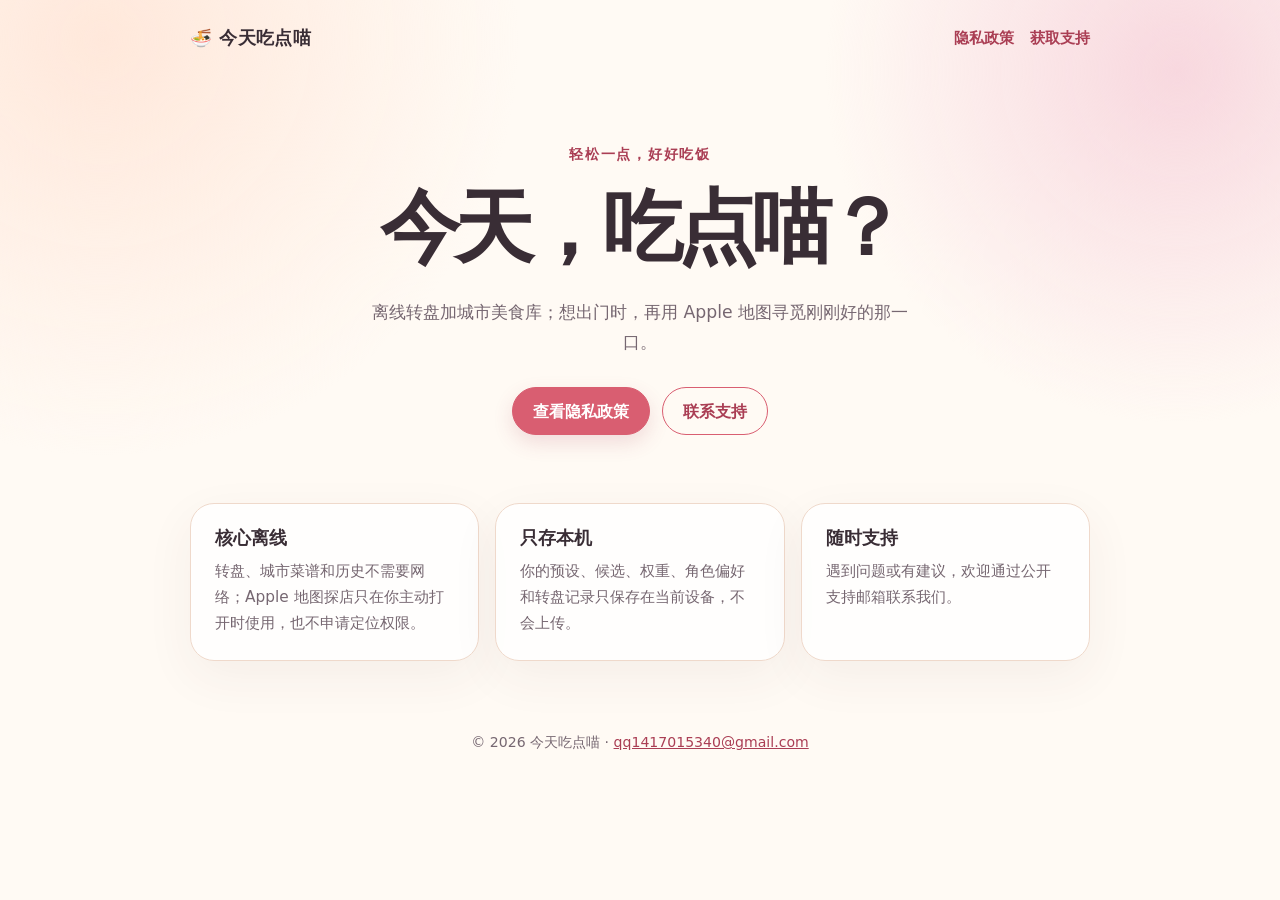
<file: index.html>
<!doctype html>
<html lang="zh-Hans">
  <head>
    <meta charset="utf-8">
    <meta name="viewport" content="width=device-width, initial-scale=1">
    <meta name="description" content="今天吃点喵的隐私政策与支持页面。">
    <title>今天吃点喵</title>
    <link rel="stylesheet" href="style.css">
  </head>
  <body>
    <header class="site-header">
      <a class="brand" href="./"><span class="brand-mark">🍜</span>今天吃点喵</a>
      <nav class="nav" aria-label="站点导航">
        <a href="privacy/">隐私政策</a>
        <a href="support/">获取支持</a>
      </nav>
    </header>
    <main class="content">
      <section class="hero">
        <p class="eyebrow">轻松一点，好好吃饭</p>
        <h1>今天，吃点喵？</h1>
        <p class="hero-copy">离线转盘加城市美食库；想出门时，再用 Apple 地图寻觅刚刚好的那一口。</p>
        <div class="actions">
          <a class="button" href="privacy/">查看隐私政策</a>
          <a class="button secondary" href="support/">联系支持</a>
        </div>
      </section>
      <section class="grid" aria-label="应用承诺">
        <article class="card">
          <h2>核心离线</h2>
          <p>转盘、城市菜谱和历史不需要网络；Apple 地图探店只在你主动打开时使用，也不申请定位权限。</p>
        </article>
        <article class="card">
          <h2>只存本机</h2>
          <p>你的预设、候选、权重、角色偏好和转盘记录只保存在当前设备，不会上传。</p>
        </article>
        <article class="card">
          <h2>随时支持</h2>
          <p>遇到问题或有建议，欢迎通过公开支持邮箱联系我们。</p>
        </article>
      </section>
    </main>
    <footer class="site-footer">© 2026 今天吃点喵 · <a href="mailto:qq1417015340@gmail.com">qq1417015340@gmail.com</a></footer>
  </body>
</html>
</file>
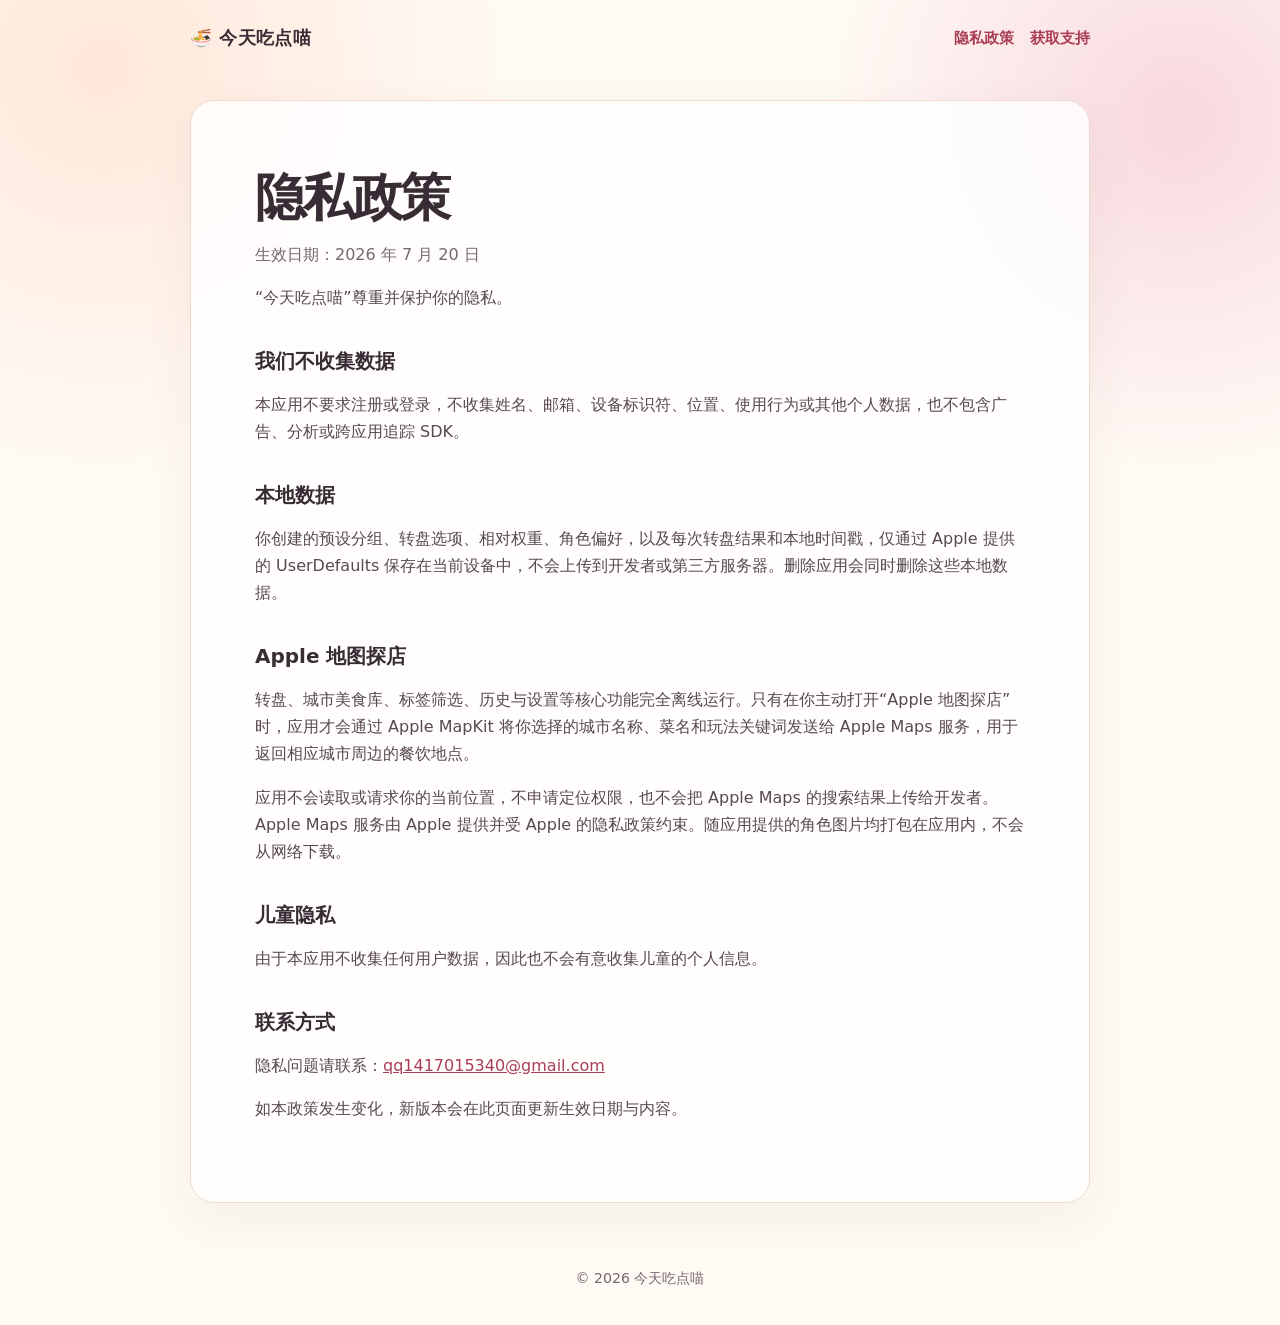
<file: privacy/index.html>
<!doctype html>
<html lang="zh-Hans">
  <head>
    <meta charset="utf-8">
    <meta name="viewport" content="width=device-width, initial-scale=1">
    <meta name="description" content="今天吃点喵隐私政策。">
    <title>隐私政策 · 今天吃点喵</title>
    <link rel="stylesheet" href="../style.css">
  </head>
  <body>
    <header class="site-header">
      <a class="brand" href="../"><span class="brand-mark">🍜</span>今天吃点喵</a>
      <nav class="nav" aria-label="站点导航">
        <a href="./" aria-current="page">隐私政策</a>
        <a href="../support/">获取支持</a>
      </nav>
    </header>
    <main class="content">
      <article class="document">
        <h1>隐私政策</h1>
        <p class="effective">生效日期：2026 年 7 月 20 日</p>
        <p>“今天吃点喵”尊重并保护你的隐私。</p>
        <h2>我们不收集数据</h2>
        <p>本应用不要求注册或登录，不收集姓名、邮箱、设备标识符、位置、使用行为或其他个人数据，也不包含广告、分析或跨应用追踪 SDK。</p>
        <h2>本地数据</h2>
        <p>你创建的预设分组、转盘选项、相对权重、角色偏好，以及每次转盘结果和本地时间戳，仅通过 Apple 提供的 UserDefaults 保存在当前设备中，不会上传到开发者或第三方服务器。删除应用会同时删除这些本地数据。</p>
        <h2>Apple 地图探店</h2>
        <p>转盘、城市美食库、标签筛选、历史与设置等核心功能完全离线运行。只有在你主动打开“Apple 地图探店”时，应用才会通过 Apple MapKit 将你选择的城市名称、菜名和玩法关键词发送给 Apple Maps 服务，用于返回相应城市周边的餐饮地点。</p>
        <p>应用不会读取或请求你的当前位置，不申请定位权限，也不会把 Apple Maps 的搜索结果上传给开发者。Apple Maps 服务由 Apple 提供并受 Apple 的隐私政策约束。随应用提供的角色图片均打包在应用内，不会从网络下载。</p>
        <h2>儿童隐私</h2>
        <p>由于本应用不收集任何用户数据，因此也不会有意收集儿童的个人信息。</p>
        <h2>联系方式</h2>
        <p>隐私问题请联系：<a href="mailto:qq1417015340@gmail.com">qq1417015340@gmail.com</a></p>
        <p>如本政策发生变化，新版本会在此页面更新生效日期与内容。</p>
      </article>
    </main>
    <footer class="site-footer">© 2026 今天吃点喵</footer>
  </body>
</html>
</file>
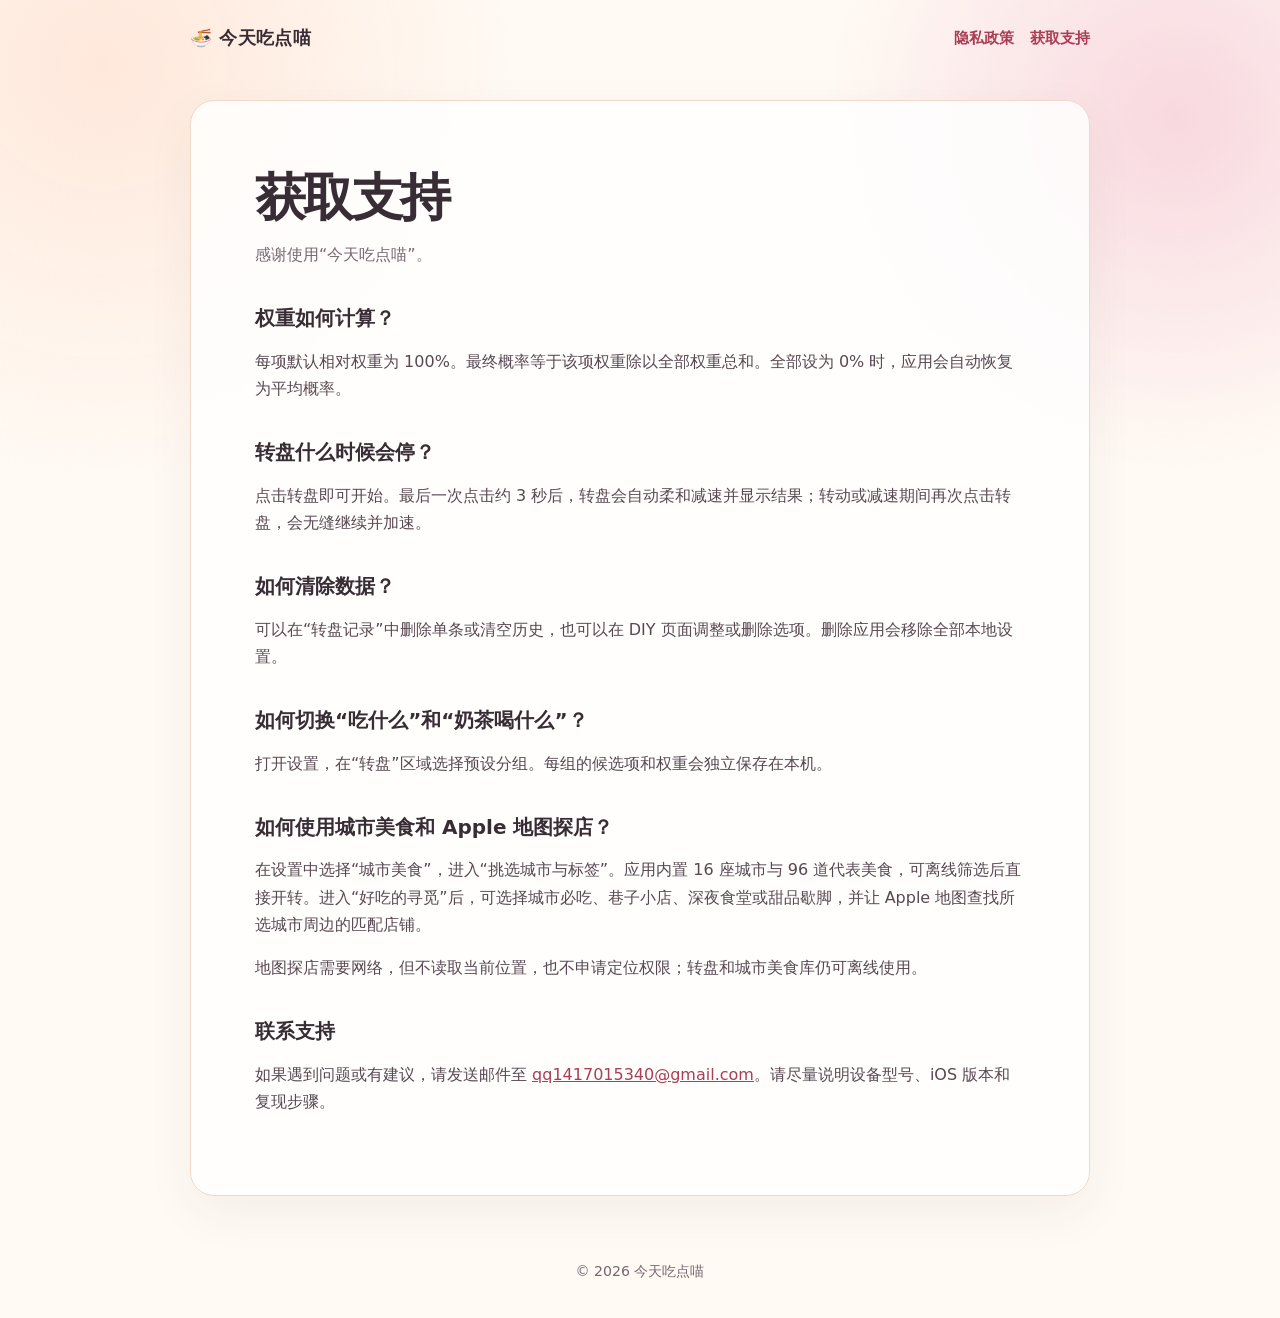
<file: support/index.html>
<!doctype html>
<html lang="zh-Hans">
  <head>
    <meta charset="utf-8">
    <meta name="viewport" content="width=device-width, initial-scale=1">
    <meta name="description" content="今天吃点喵支持页面。">
    <title>获取支持 · 今天吃点喵</title>
    <link rel="stylesheet" href="../style.css">
  </head>
  <body>
    <header class="site-header">
      <a class="brand" href="../"><span class="brand-mark">🍜</span>今天吃点喵</a>
      <nav class="nav" aria-label="站点导航">
        <a href="../privacy/">隐私政策</a>
        <a href="./" aria-current="page">获取支持</a>
      </nav>
    </header>
    <main class="content">
      <article class="document">
        <h1>获取支持</h1>
        <p class="effective">感谢使用“今天吃点喵”。</p>
        <h2>权重如何计算？</h2>
        <p>每项默认相对权重为 100%。最终概率等于该项权重除以全部权重总和。全部设为 0% 时，应用会自动恢复为平均概率。</p>
        <h2>转盘什么时候会停？</h2>
        <p>点击转盘即可开始。最后一次点击约 3 秒后，转盘会自动柔和减速并显示结果；转动或减速期间再次点击转盘，会无缝继续并加速。</p>
        <h2>如何清除数据？</h2>
        <p>可以在“转盘记录”中删除单条或清空历史，也可以在 DIY 页面调整或删除选项。删除应用会移除全部本地设置。</p>
        <h2>如何切换“吃什么”和“奶茶喝什么”？</h2>
        <p>打开设置，在“转盘”区域选择预设分组。每组的候选项和权重会独立保存在本机。</p>
        <h2>如何使用城市美食和 Apple 地图探店？</h2>
        <p>在设置中选择“城市美食”，进入“挑选城市与标签”。应用内置 16 座城市与 96 道代表美食，可离线筛选后直接开转。进入“好吃的寻觅”后，可选择城市必吃、巷子小店、深夜食堂或甜品歇脚，并让 Apple 地图查找所选城市周边的匹配店铺。</p>
        <p>地图探店需要网络，但不读取当前位置，也不申请定位权限；转盘和城市美食库仍可离线使用。</p>
        <h2>联系支持</h2>
        <p>如果遇到问题或有建议，请发送邮件至 <a href="mailto:qq1417015340@gmail.com">qq1417015340@gmail.com</a>。请尽量说明设备型号、iOS 版本和复现步骤。</p>
      </article>
    </main>
    <footer class="site-footer">© 2026 今天吃点喵</footer>
  </body>
</html>
</file>
<file: style.css>
:root {
  color-scheme: light;
  --ink: #392d35;
  --muted: #766771;
  --paper: #fffaf4;
  --peach: #ffe7d4;
  --rose: #d95e71;
  --rose-deep: #aa3e54;
  --line: #efd9cb;
  --card: rgba(255, 255, 255, 0.82);
}

* { box-sizing: border-box; }

html { background: var(--paper); }

body {
  margin: 0;
  min-width: 320px;
  color: var(--ink);
  background:
    radial-gradient(circle at 8% 5%, #ffe8db 0, transparent 26rem),
    radial-gradient(circle at 92% 9%, #f8d8df 0, transparent 22rem),
    var(--paper);
  font-family: ui-rounded, "SF Pro Rounded", "PingFang SC", "Hiragino Sans GB", system-ui, sans-serif;
  line-height: 1.7;
}

a { color: var(--rose-deep); }

.site-header,
.site-footer,
.content {
  width: min(100% - 40px, 900px);
  margin-inline: auto;
}

.site-header {
  display: flex;
  align-items: center;
  justify-content: space-between;
  gap: 20px;
  padding: 24px 0;
}

.brand {
  color: var(--ink);
  font-size: 1.1rem;
  font-weight: 800;
  letter-spacing: 0.02em;
  text-decoration: none;
}

.brand-mark { margin-right: 7px; }

.nav {
  display: flex;
  flex-wrap: wrap;
  gap: 16px;
  font-size: 0.94rem;
  font-weight: 700;
}

.nav a { text-decoration: none; }
.nav a:hover, .nav a:focus-visible { text-decoration: underline; }

.hero {
  padding: 64px 0 36px;
  text-align: center;
}

.eyebrow {
  margin: 0 0 12px;
  color: var(--rose-deep);
  font-size: 0.9rem;
  font-weight: 800;
  letter-spacing: 0.12em;
}

h1, h2, h3 { line-height: 1.25; }

h1 {
  max-width: 700px;
  margin: 0 auto;
  font-size: clamp(2.6rem, 9vw, 5rem);
  letter-spacing: -0.07em;
}

.hero-copy {
  max-width: 560px;
  margin: 20px auto 0;
  color: var(--muted);
  font-size: 1.08rem;
}

.actions {
  display: flex;
  flex-wrap: wrap;
  justify-content: center;
  gap: 12px;
  margin-top: 30px;
}

.button {
  display: inline-flex;
  align-items: center;
  justify-content: center;
  min-height: 48px;
  padding: 0 20px;
  border: 1px solid var(--rose);
  border-radius: 999px;
  color: white;
  background: var(--rose);
  box-shadow: 0 8px 20px rgba(170, 62, 84, 0.16);
  font-weight: 800;
  text-decoration: none;
}

.button.secondary {
  color: var(--rose-deep);
  background: transparent;
  box-shadow: none;
}

.button:hover, .button:focus-visible { transform: translateY(-1px); }

.grid {
  display: grid;
  grid-template-columns: repeat(3, 1fr);
  gap: 16px;
  padding: 32px 0 70px;
}

.card,
.document {
  border: 1px solid var(--line);
  border-radius: 24px;
  background: var(--card);
  box-shadow: 0 16px 50px rgba(91, 47, 54, 0.06);
}

.card { padding: 24px; }
.card h2 { margin: 0 0 8px; font-size: 1.1rem; }
.card p { margin: 0; color: var(--muted); font-size: 0.96rem; }

.document {
  margin: 22px auto 64px;
  padding: clamp(28px, 7vw, 64px);
}

.document h1 {
  margin: 0;
  font-size: clamp(2rem, 6vw, 3.2rem);
  letter-spacing: -0.05em;
}

.document h2 {
  margin-top: 38px;
  font-size: 1.25rem;
}

.document p, .document li { color: #584852; }
.document .effective { margin-top: 12px; color: var(--muted); }

.site-footer {
  padding: 0 0 34px;
  color: var(--muted);
  font-size: 0.88rem;
  text-align: center;
}

@media (max-width: 680px) {
  .site-header { align-items: flex-start; flex-direction: column; }
  .hero { padding-top: 36px; }
  .grid { grid-template-columns: 1fr; }
}
</file>
